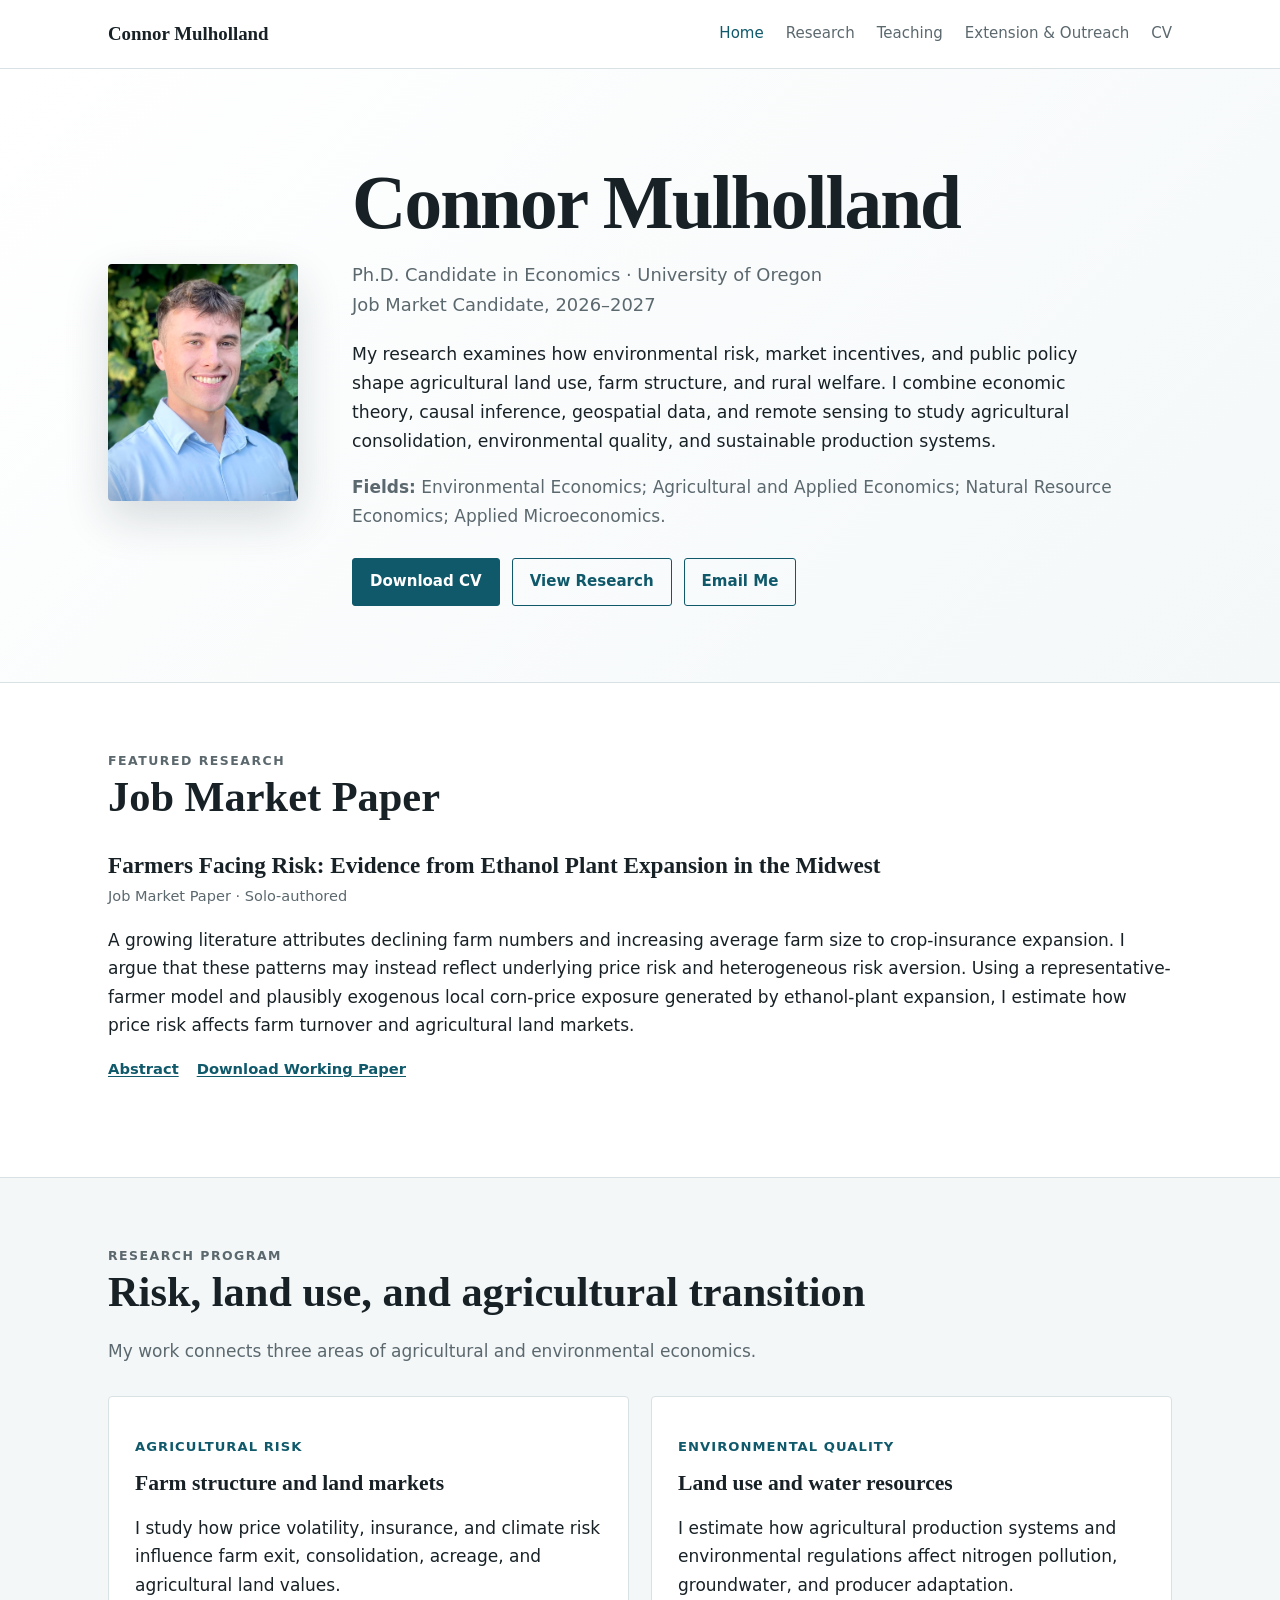
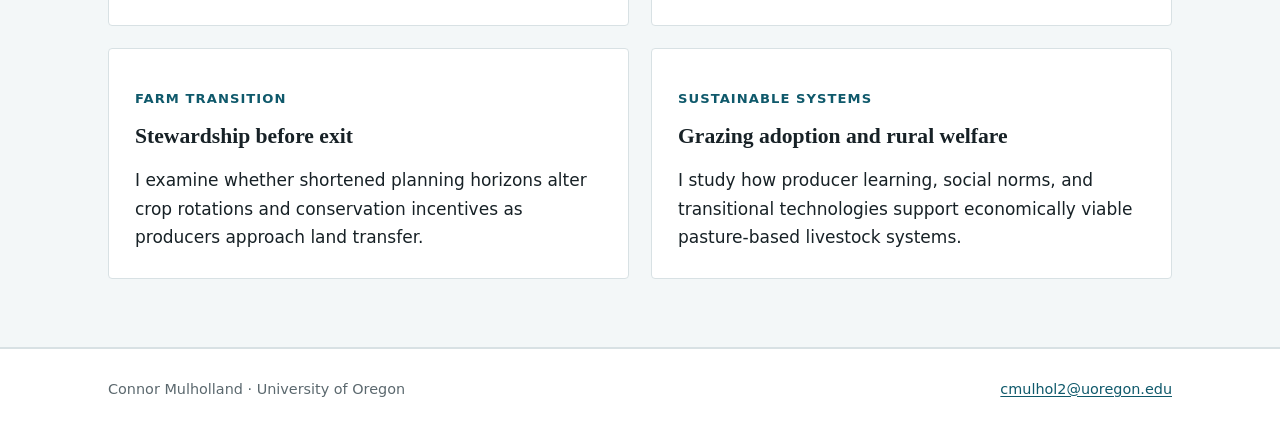
<file: index.html>
<!doctype html>
<html lang="en">
<head>
  <meta charset="utf-8">
  <meta name="viewport" content="width=device-width, initial-scale=1">
  <meta name="description" content="Connor Mulholland is an economics Ph.D. candidate at the University of Oregon specializing in agricultural and environmental economics.">
  <title>Connor Mulholland </title>
  <link rel="stylesheet" href="styles.css">
</head>
<body>
<header class="site-header">
  <nav class="nav" aria-label="Main navigation">
    <a class="brand" href="index.html">Connor Mulholland</a>
    <div class="nav-links">
      <a href="index.html" aria-current="page">Home</a>
      <a href="research.html">Research</a>
      <a href="teaching.html">Teaching</a>
      <a href="outreach.html">Extension & Outreach</a>
      <a href="cv.html">CV</a>
    </div>
  </nav>
</header>
<main>
  <section class="hero">
    <div class="container hero-grid">
      <div class="portrait-wrap"><img class="portrait" src="headshot1.jpg" alt="Connor Mulholland"></div>
      <div>
        <h1>Connor Mulholland</h1>
        <p class="position">Ph.D. Candidate in Economics · University of Oregon<br>Job Market Candidate, 2026–2027</p>
        <p class="summary">My research examines how environmental risk, market incentives, and public policy shape agricultural land use, farm structure, and rural welfare. I combine economic theory, causal inference, geospatial data, and remote sensing to study agricultural consolidation, environmental quality, and sustainable production systems.</p>
        <p class="fields"><strong>Fields:</strong> Environmental Economics; Agricultural and Applied Economics; Natural Resource Economics; Applied Microeconomics.</p>
        <div class="actions">
          <a class="button primary" href="Connor_Mulholland_CV.pdf">Download CV</a>
          <a class="button" href="research.html">View Research</a>
          <a class="button" href="mailto:cmulhol2@uoregon.edu">Email Me</a>
        </div>
      </div>
    </div>
  </section>

  <section class="section">
    <div class="container">
      <div class="section-heading">
        <p class="eyebrow">Featured Research</p>
        <h2>Job Market Paper</h2>
      </div>
      <article class="paper">
        <h3 class="paper-title">Farmers Facing Risk: Evidence from Ethanol Plant Expansion in the Midwest</h3>
        <p class="paper-status">Job Market Paper · Solo-authored</p>
        <p>A growing literature attributes declining farm numbers and increasing average farm size to crop-insurance expansion. I argue that these patterns may instead reflect underlying price risk and heterogeneous risk aversion. Using a representative-farmer model and plausibly exogenous local corn-price exposure generated by ethanol-plant expansion, I estimate how price risk affects farm turnover and agricultural land markets.</p>
        <div class="paper-links">
          <a href="research.html#farmers-facing-risk">Abstract</a>
          <a href="farmers-facing-risk.pdf" target="_blank" rel="noopener">Download Working Paper</a></div></article>
        </div>
      </article>
    </div>
  </section>

  <section class="section alt">
    <div class="container">
      <div class="section-heading">
        <p class="eyebrow">Research Program</p>
        <h2>Risk, land use, and agricultural transition</h2>
        <p>My work connects three areas of agricultural and environmental economics.</p>
      </div>
      <div class="grid-2">
        <div class="card"><p class="meta">Agricultural risk</p><h3>Farm structure and land markets</h3><p>I study how price volatility, insurance, and climate risk influence farm exit, consolidation, acreage, and agricultural land values.</p></div>
        <div class="card"><p class="meta">Environmental quality</p><h3>Land use and water resources</h3><p>I estimate how agricultural production systems and environmental regulations affect nitrogen pollution, groundwater, and producer adaptation.</p></div>
        <div class="card"><p class="meta">Farm transition</p><h3>Stewardship before exit</h3><p>I examine whether shortened planning horizons alter crop rotations and conservation incentives as producers approach land transfer.</p></div>
        <div class="card"><p class="meta">Sustainable systems</p><h3>Grazing adoption and rural welfare</h3><p>I study how producer learning, social norms, and transitional technologies support economically viable pasture-based livestock systems.</p></div>
      </div>
    </div>
  </section>
</main>
<footer class="site-footer"><div class="container footer-row"><span>Connor Mulholland · University of Oregon</span><span><a href="mailto:cmulhol2@uoregon.edu">cmulhol2@uoregon.edu</a></span></div></footer>
</body>
</html>
</file>
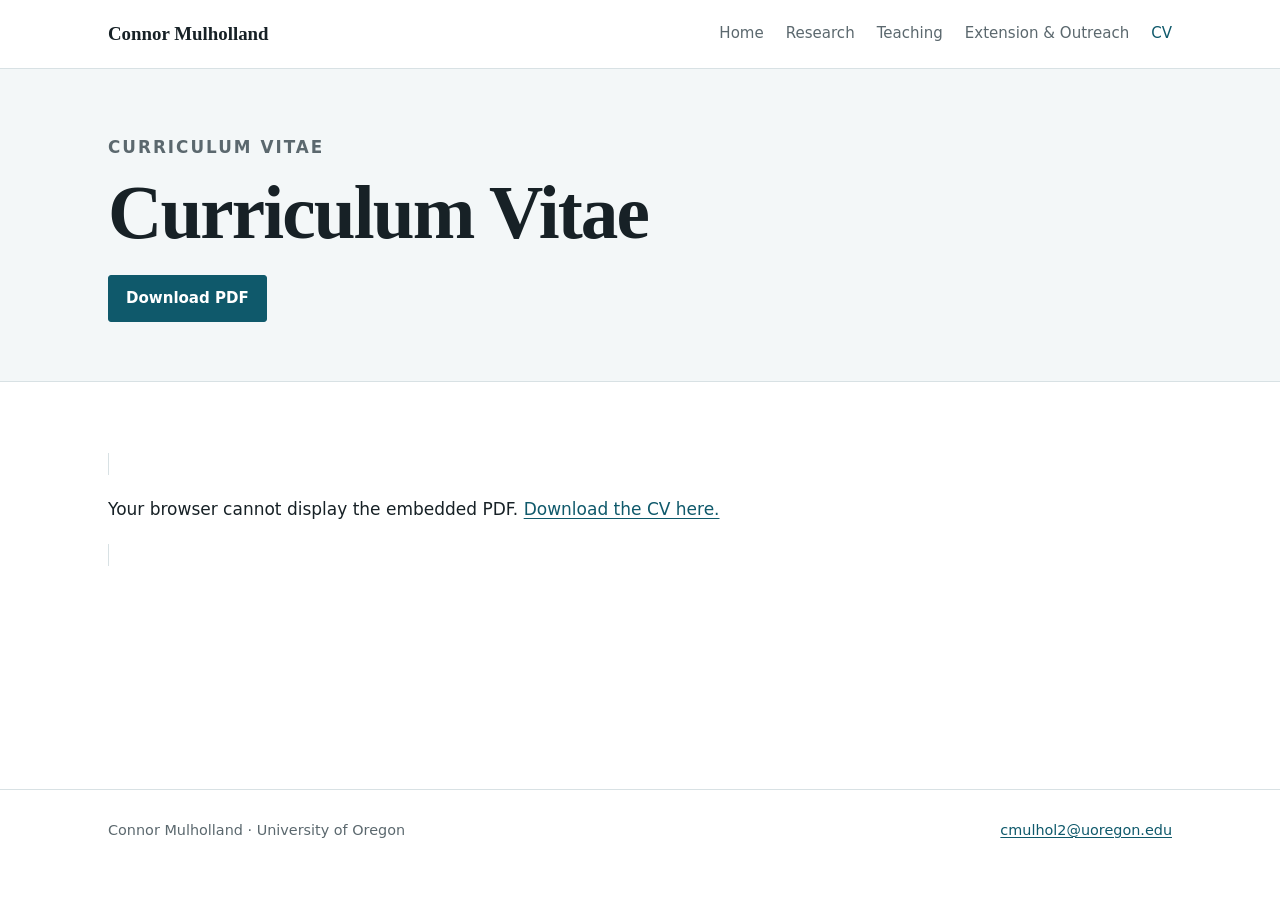
<file: cv.html>
<!doctype html><html lang="en"><head><meta charset="utf-8"><meta name="viewport" content="width=device-width,initial-scale=1"><meta name="description" content="Curriculum vitae of Connor Mulholland."><title>CV | Connor Mulholland</title><link rel="stylesheet" href="styles.css"></head><body>
<header class="site-header"><nav class="nav"><a class="brand" href="index.html">Connor Mulholland</a><div class="nav-links"><a href="index.html">Home</a><a href="research.html">Research</a><a href="teaching.html">Teaching</a><a href="outreach.html">Extension & Outreach</a><a href="cv.html" aria-current="page">CV</a></div></nav></header>
<main><section class="page-header"><div class="container"><p class="eyebrow">Curriculum Vitae</p><h1>Curriculum Vitae</h1><p><a class="button primary" href="Connor_Mulholland_CV.pdf">Download PDF</a></p></div></section><section class="section"><div class="container"><object class="pdf-frame" data="Connor_Mulholland_CV.pdf" type="application/pdf"><p>Your browser cannot display the embedded PDF. <a href="Connor_Mulholland_CV.pdf">Download the CV here.</a></p></object></div></section></main><footer class="site-footer"><div class="container footer-row"><span>Connor Mulholland · University of Oregon</span><span><a href="mailto:cmulhol2@uoregon.edu">cmulhol2@uoregon.edu</a></span></div></footer></body></html>
</file>
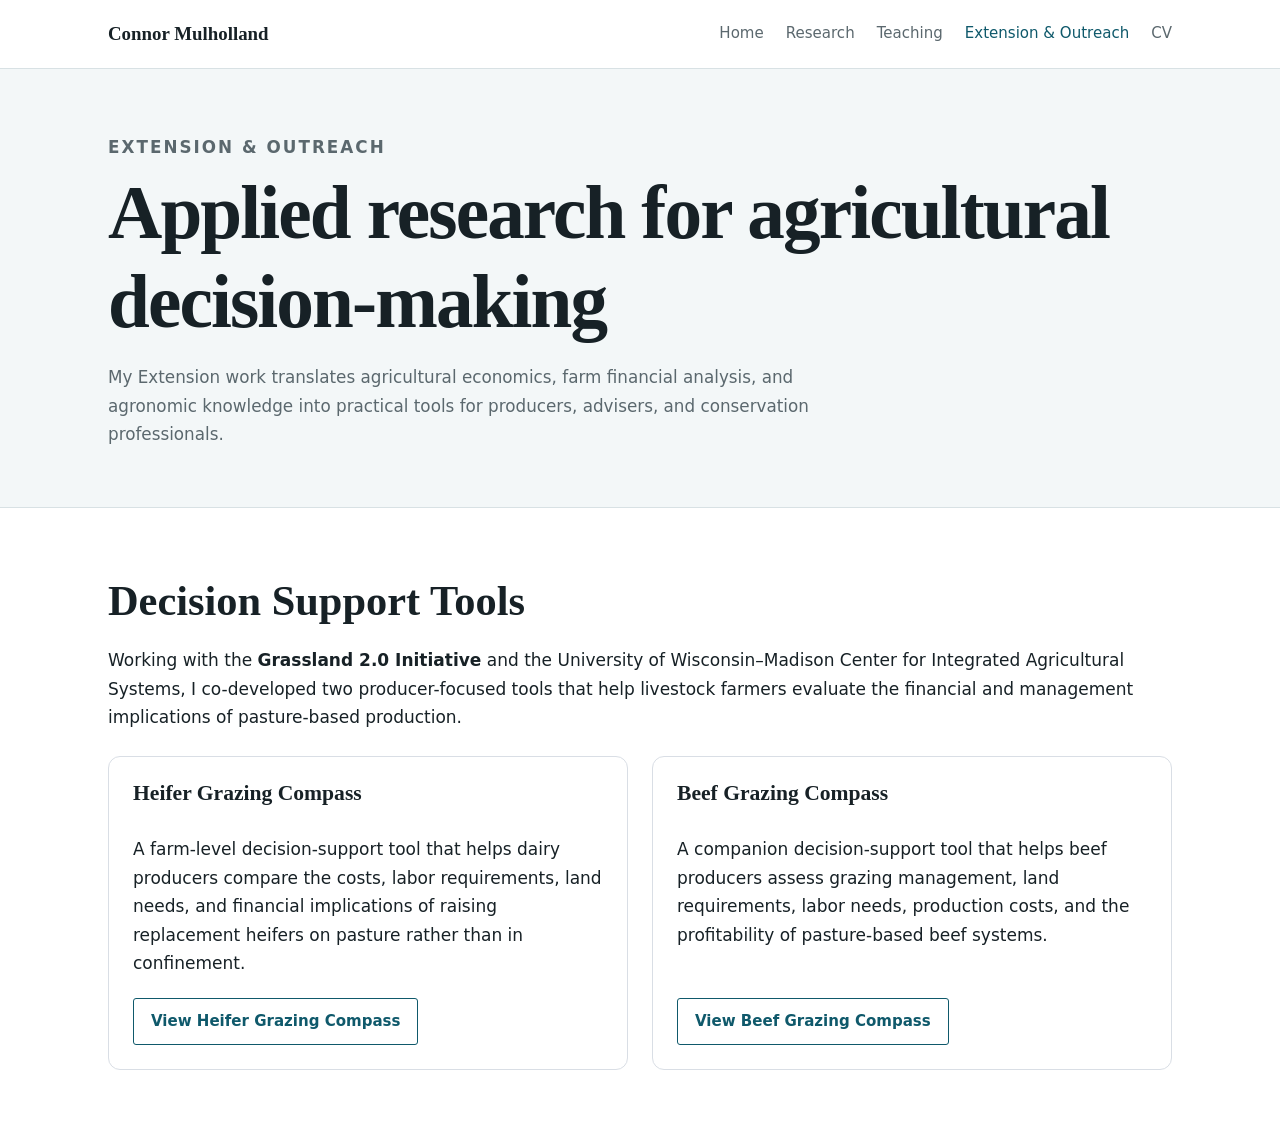
<file: outreach.html>
<!doctype html><html lang="en"><head><meta charset="utf-8"><meta name="viewport" content="width=device-width,initial-scale=1"><meta name="description" content="Extension and outreach work by Connor Mulholland."><title>Extension & Outreach | Connor Mulholland</title><link rel="stylesheet" href="styles.css"></head><body>
<header class="site-header"><nav class="nav"><a class="brand" href="index.html">Connor Mulholland</a><div class="nav-links"><a href="index.html">Home</a><a href="research.html">Research</a><a href="teaching.html">Teaching</a><a href="outreach.html" aria-current="page">Extension & Outreach</a><a href="cv.html">CV</a></div></nav></header>
<main><section class="page-header"><div class="container"><p class="eyebrow">Extension & Outreach</p><h1>Applied research for agricultural decision-making</h1><p>My Extension work translates agricultural economics, farm financial analysis, and agronomic knowledge into practical tools for producers, advisers, and conservation professionals.</p></div></section>
<section class="section">
  <div class="container">

    <h2>Decision Support Tools</h2>

    <p>
      Working with the <strong>Grassland 2.0 Initiative</strong> and the
      University of Wisconsin–Madison Center for Integrated Agricultural
      Systems, I co-developed two producer-focused tools that help livestock
      farmers evaluate the financial and management implications of
      pasture-based production.
    </p>

    <div class="tool-grid">

      <article class="tool-card">
        <h3>Heifer Grazing Compass</h3>

        <p>
          A farm-level decision-support tool that helps dairy producers compare
          the costs, labor requirements, land needs, and financial implications
          of raising replacement heifers on pasture rather than in confinement.
        </p>

        <a class="button"
           href="https://cias.wisc.edu/farming-systems/farm-viability/heifer-grazing-compass/"
           target="_blank"
           rel="noopener noreferrer">
          View Heifer Grazing Compass
        </a>
      </article>

      <article class="tool-card">
        <h3>Beef Grazing Compass</h3>

        <p>
          A companion decision-support tool that helps beef producers assess
          grazing management, land requirements, labor needs, production costs,
          and the profitability of pasture-based beef systems.
        </p>

        <a class="button"
           href="https://cias.wisc.edu/farming-systems/farm-viability/the-beef-grazing-compass/"
           target="_blank"
           rel="noopener noreferrer">
          View Beef Grazing Compass
        </a>
      </article>

    </div>
  </div>
</section>
</file>
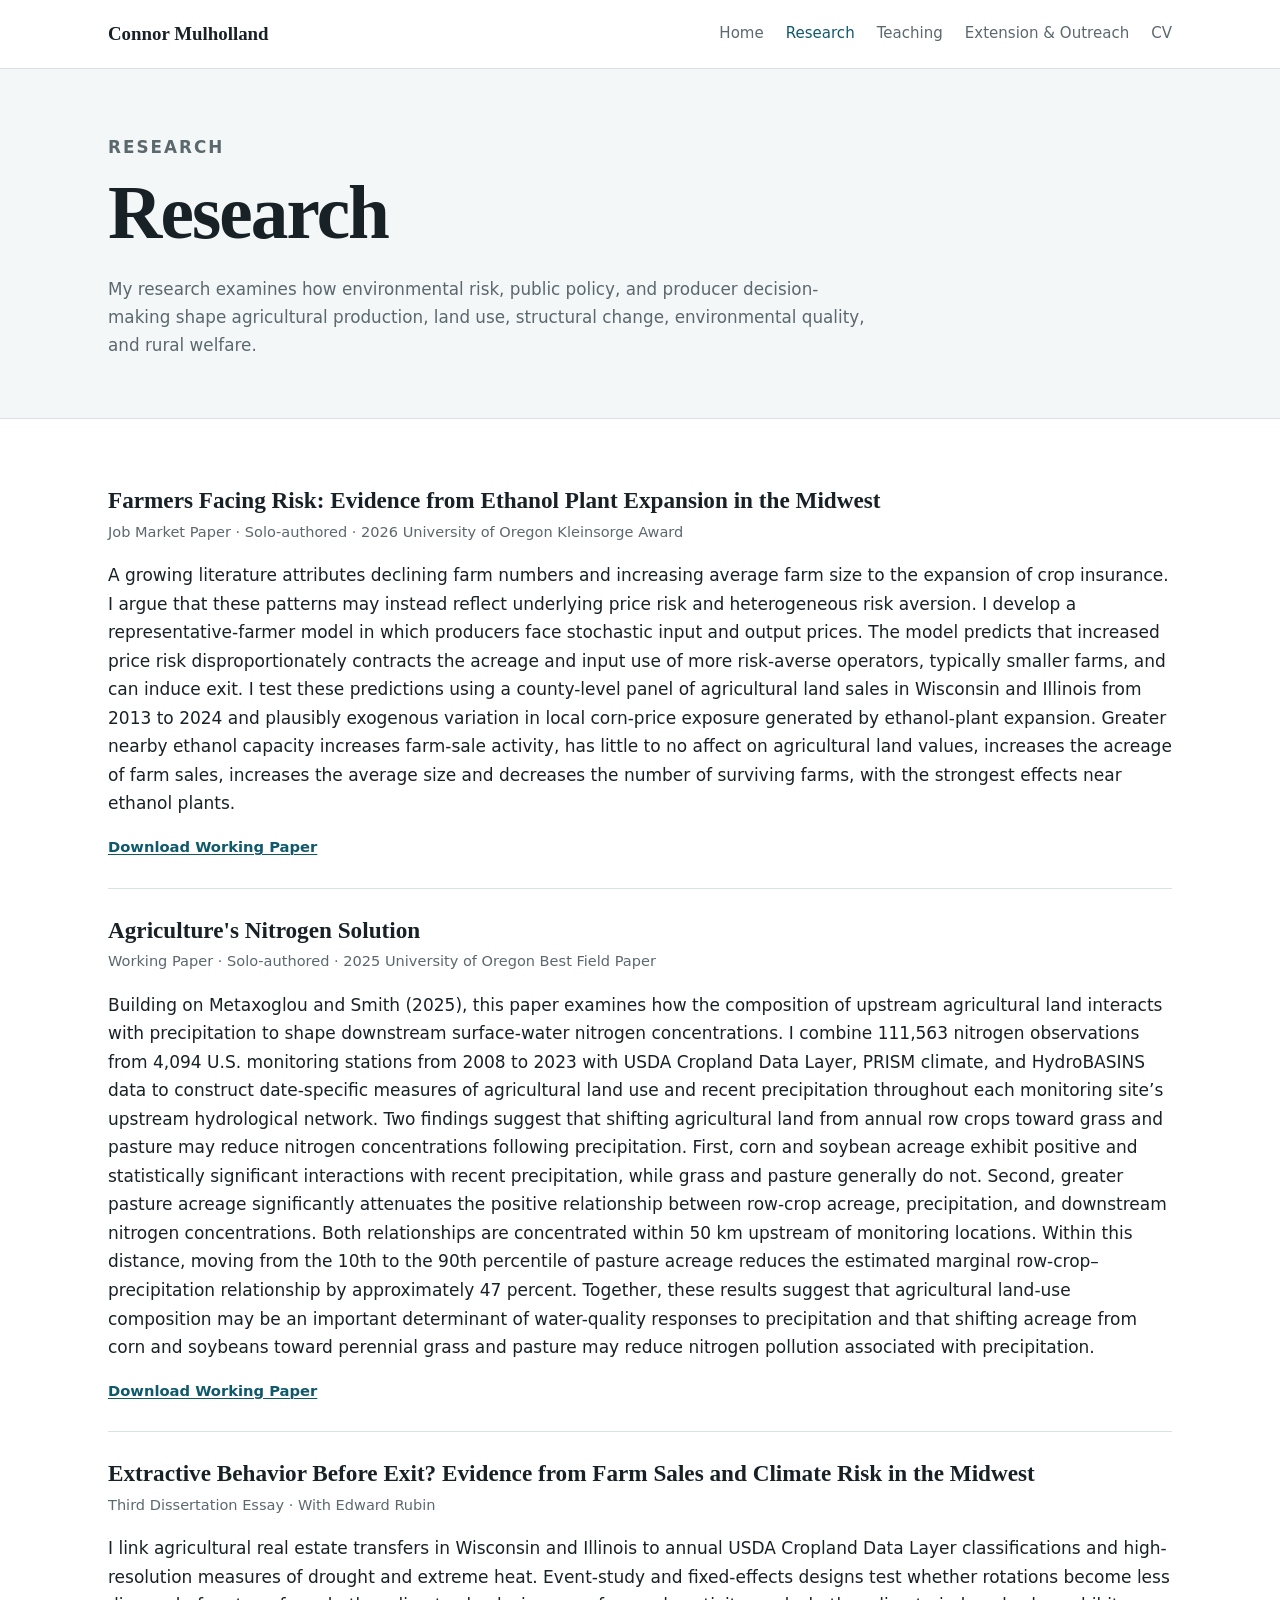
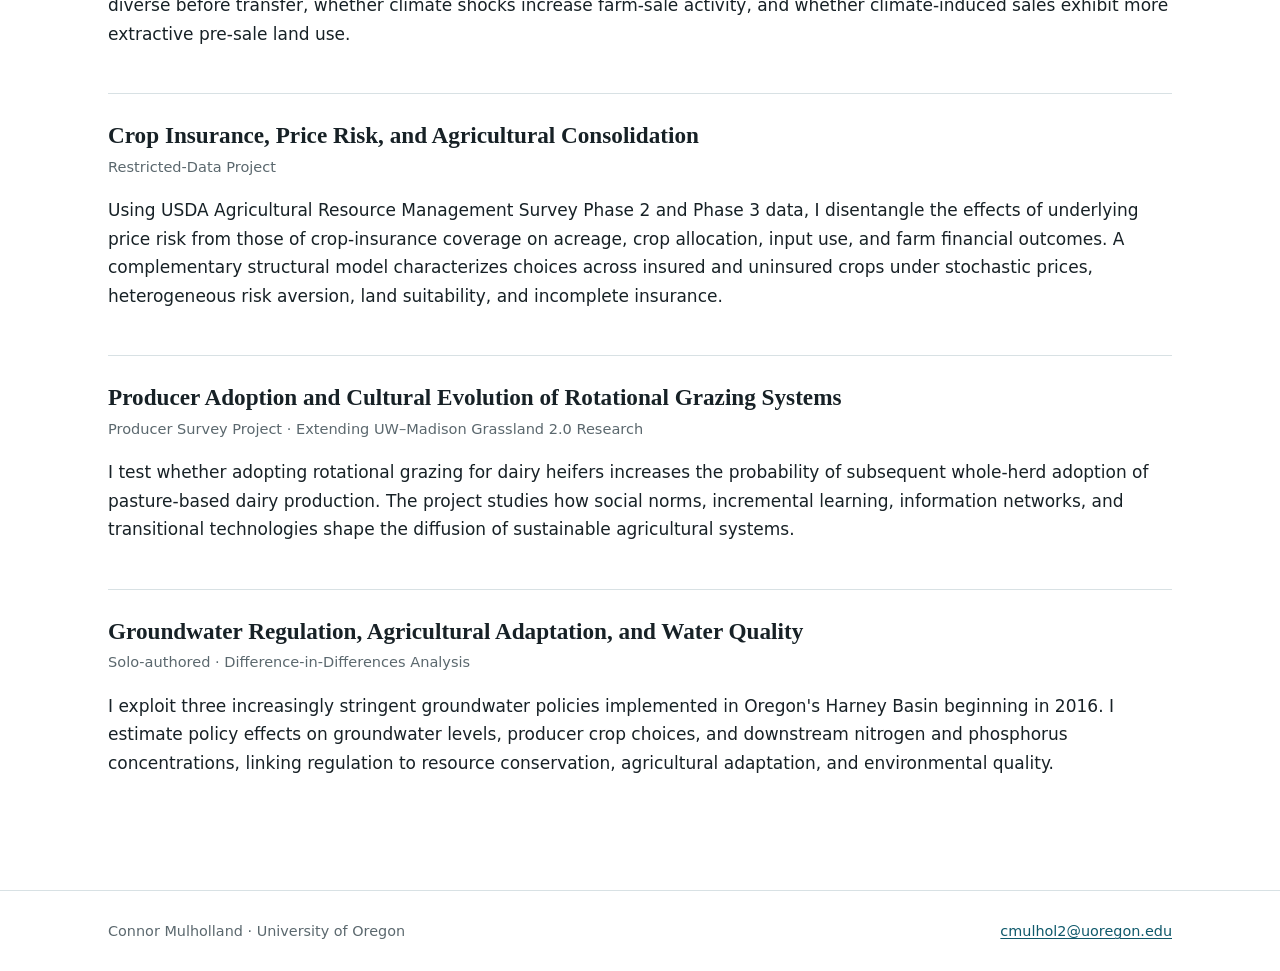
<file: research.html>
<!doctype html><html lang="en"><head><meta charset="utf-8"><meta name="viewport" content="width=device-width,initial-scale=1"><meta name="description" content="Research by Connor Mulholland in agricultural and environmental economics."><title>Research | Connor Mulholland</title><link rel="stylesheet" href="styles.css"></head><body>
<header class="site-header"><nav class="nav"><a class="brand" href="index.html">Connor Mulholland</a><div class="nav-links"><a href="index.html">Home</a><a href="research.html" aria-current="page">Research</a><a href="teaching.html">Teaching</a><a href="outreach.html">Extension & Outreach</a><a href="cv.html">CV</a></div></nav></header>
<main><section class="page-header"><div class="container"><p class="eyebrow">Research</p><h1>Research</h1><p>My research examines how environmental risk, public policy, and producer decision-making shape agricultural production, land use, structural change, environmental quality, and rural welfare.</p></div></section>
<section class="section"><div class="container">
<article class="paper" id="farmers-facing-risk"><h2 class="paper-title">Farmers Facing Risk: Evidence from Ethanol Plant Expansion in the Midwest</h2><p class="paper-status">Job Market Paper · Solo-authored · 2026 University of Oregon Kleinsorge Award</p><p>A growing literature attributes declining farm numbers and increasing average farm size to the expansion of crop insurance. I argue that these patterns may instead reflect underlying price risk and heterogeneous risk aversion. I develop a representative-farmer model in which producers face stochastic input and output prices. The model predicts that increased price risk disproportionately contracts the acreage and input use of more risk-averse operators, typically smaller farms, and can induce exit. I test these predictions using a county-level panel of agricultural land sales in Wisconsin and Illinois from 2013 to 2024 and plausibly exogenous variation in local corn-price exposure generated by ethanol-plant expansion. Greater nearby ethanol capacity increases farm-sale activity, has little to no affect on agricultural land values, increases the acreage of farm sales, increases the average size and decreases the number of surviving farms, with the strongest effects near ethanol plants.</p><div class="paper-links"><a href="farmers-facing-risk.pdf" target="_blank" rel="noopener">Download Working Paper</a></div></article>
<article class="paper"><h2 class="paper-title">Agriculture's Nitrogen Solution</h2><p class="paper-status">Working Paper · Solo-authored · 2025 University of Oregon Best Field Paper</p><p>Building on Metaxoglou and Smith (2025), this paper examines how the composition of upstream agricultural land interacts with precipitation to shape downstream surface-water nitrogen concentrations. I combine 111,563 nitrogen observations from 4,094 U.S. monitoring stations from 2008 to 2023 with USDA Cropland Data Layer, PRISM climate, and HydroBASINS data to construct date-specific measures of agricultural land use and recent precipitation throughout each monitoring site’s upstream hydrological network. Two findings suggest that shifting agricultural land from annual row crops toward grass and pasture may reduce nitrogen concentrations following precipitation. First, corn and soybean acreage exhibit positive and statistically significant interactions with recent precipitation, while grass and pasture generally do not. Second, greater pasture acreage significantly attenuates the positive relationship between row-crop acreage, precipitation, and downstream nitrogen concentrations. Both relationships are concentrated within 50 km upstream of monitoring locations. Within this distance, moving from the 10th to the 90th percentile of pasture acreage reduces the estimated marginal row-crop–precipitation relationship by approximately 47 percent. Together, these results suggest that agricultural land-use composition may be an important determinant of water-quality responses to precipitation and that shifting acreage from corn and soybeans toward perennial grass and pasture may reduce nitrogen pollution associated with precipitation.</p><div class="paper-links"><a href="Agricultures_Nitrogen_Solution.pdf" target="_blank" rel="noopener">Download Working Paper</a></div></article>
<article class="paper"><h2 class="paper-title">Extractive Behavior Before Exit? Evidence from Farm Sales and Climate Risk in the Midwest</h2><p class="paper-status">Third Dissertation Essay · With Edward Rubin</p><p>I link agricultural real estate transfers in Wisconsin and Illinois to annual USDA Cropland Data Layer classifications and high-resolution measures of drought and extreme heat. Event-study and fixed-effects designs test whether rotations become less diverse before transfer, whether climate shocks increase farm-sale activity, and whether climate-induced sales exhibit more extractive pre-sale land use.</p></article>
<article class="paper"><h2 class="paper-title">Crop Insurance, Price Risk, and Agricultural Consolidation</h2><p class="paper-status">Restricted-Data Project</p><p>Using USDA Agricultural Resource Management Survey Phase 2 and Phase 3 data, I disentangle the effects of underlying price risk from those of crop-insurance coverage on acreage, crop allocation, input use, and farm financial outcomes. A complementary structural model characterizes choices across insured and uninsured crops under stochastic prices, heterogeneous risk aversion, land suitability, and incomplete insurance.</p></article>
<article class="paper"><h2 class="paper-title">Producer Adoption and Cultural Evolution of Rotational Grazing Systems</h2><p class="paper-status">Producer Survey Project · Extending UW–Madison Grassland 2.0 Research</p><p>I test whether adopting rotational grazing for dairy heifers increases the probability of subsequent whole-herd adoption of pasture-based dairy production. The project studies how social norms, incremental learning, information networks, and transitional technologies shape the diffusion of sustainable agricultural systems.</p></article>
<article class="paper"><h2 class="paper-title">Groundwater Regulation, Agricultural Adaptation, and Water Quality</h2><p class="paper-status">Solo-authored · Difference-in-Differences Analysis</p><p>I exploit three increasingly stringent groundwater policies implemented in Oregon's Harney Basin beginning in 2016. I estimate policy effects on groundwater levels, producer crop choices, and downstream nitrogen and phosphorus concentrations, linking regulation to resource conservation, agricultural adaptation, and environmental quality.</p></article>
</div></section></main><footer class="site-footer"><div class="container footer-row"><span>Connor Mulholland · University of Oregon</span><span><a href="mailto:cmulhol2@uoregon.edu">cmulhol2@uoregon.edu</a></span></div></footer></body></html>
</file>
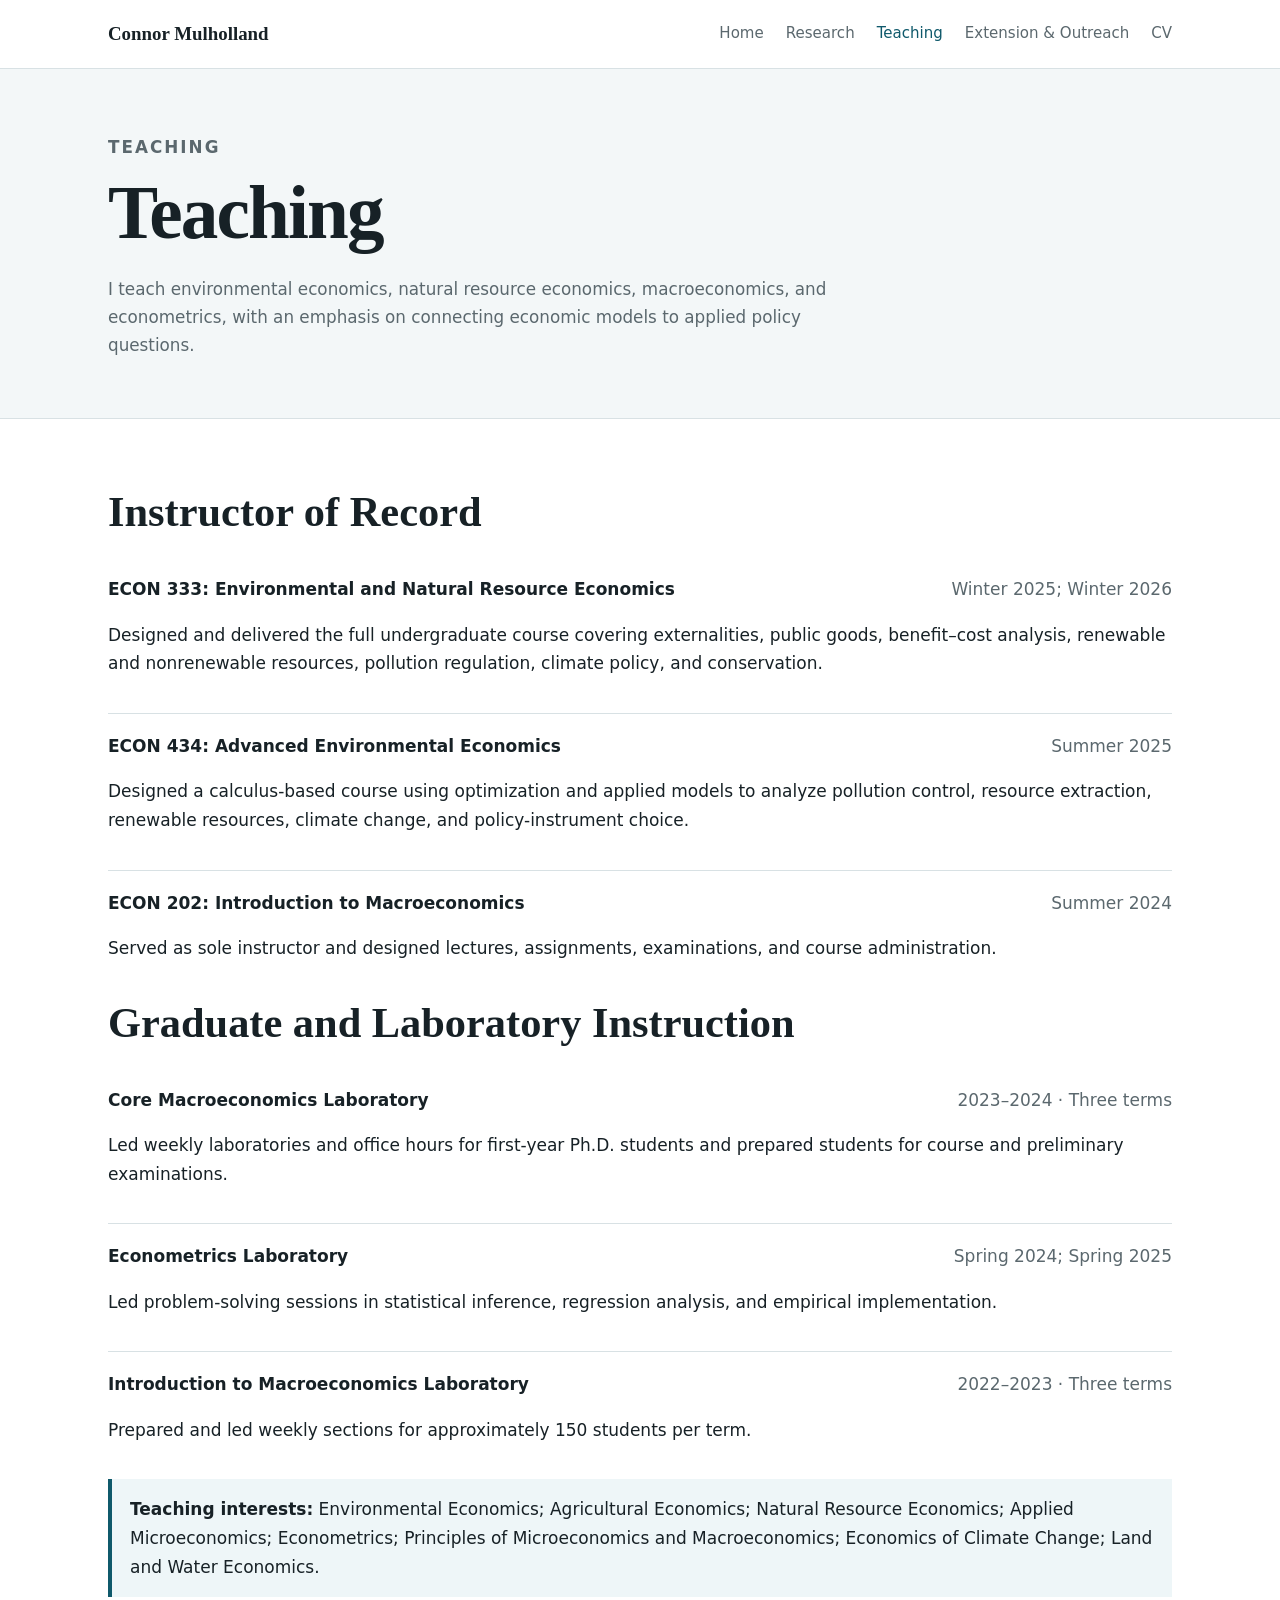
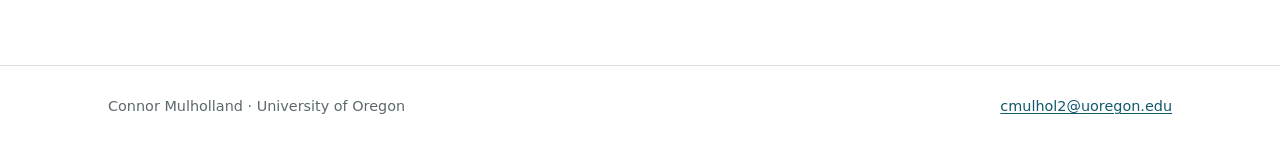
<file: teaching.html>
<!doctype html><html lang="en"><head><meta charset="utf-8"><meta name="viewport" content="width=device-width,initial-scale=1"><meta name="description" content="Teaching experience of Connor Mulholland."><title>Teaching | Connor Mulholland</title><link rel="stylesheet" href="styles.css"></head><body>
<header class="site-header"><nav class="nav"><a class="brand" href="index.html">Connor Mulholland</a><div class="nav-links"><a href="index.html">Home</a><a href="research.html">Research</a><a href="teaching.html" aria-current="page">Teaching</a><a href="outreach.html">Extension & Outreach</a><a href="cv.html">CV</a></div></nav></header>
<main><section class="page-header"><div class="container"><p class="eyebrow">Teaching</p><h1>Teaching</h1><p>I teach environmental economics, natural resource economics, macroeconomics, and econometrics, with an emphasis on connecting economic models to applied policy questions.</p></div></section>
<section class="section"><div class="container"><h2>Instructor of Record</h2><ul class="list-clean">
<li><div class="course-title"><span>ECON 333: Environmental and Natural Resource Economics</span><span>Winter 2025; Winter 2026</span></div><p>Designed and delivered the full undergraduate course covering externalities, public goods, benefit–cost analysis, renewable and nonrenewable resources, pollution regulation, climate policy, and conservation.</p></li>
<li><div class="course-title"><span>ECON 434: Advanced Environmental Economics</span><span>Summer 2025</span></div><p>Designed a calculus-based course using optimization and applied models to analyze pollution control, resource extraction, renewable resources, climate change, and policy-instrument choice.</p></li>
<li><div class="course-title"><span>ECON 202: Introduction to Macroeconomics</span><span>Summer 2024</span></div><p>Served as sole instructor and designed lectures, assignments, examinations, and course administration.</p></li>
</ul><h2>Graduate and Laboratory Instruction</h2><ul class="list-clean">
<li><div class="course-title"><span>Core Macroeconomics Laboratory</span><span>2023–2024 · Three terms</span></div><p>Led weekly laboratories and office hours for first-year Ph.D. students and prepared students for course and preliminary examinations.</p></li>
<li><div class="course-title"><span>Econometrics Laboratory</span><span>Spring 2024; Spring 2025</span></div><p>Led problem-solving sessions in statistical inference, regression analysis, and empirical implementation.</p></li>
<li><div class="course-title"><span>Introduction to Macroeconomics Laboratory</span><span>2022–2023 · Three terms</span></div><p>Prepared and led weekly sections for approximately 150 students per term.</p></li>
</ul><div class="notice"><strong>Teaching interests:</strong> Environmental Economics; Agricultural Economics; Natural Resource Economics; Applied Microeconomics; Econometrics; Principles of Microeconomics and Macroeconomics; Economics of Climate Change; Land and Water Economics.</div></div></section></main><footer class="site-footer"><div class="container footer-row"><span>Connor Mulholland · University of Oregon</span><span><a href="mailto:cmulhol2@uoregon.edu">cmulhol2@uoregon.edu</a></span></div></footer></body></html>
</file>
<file: styles.css>
:root {
  --ink: #172126;
  --muted: #5b686e;
  --accent: #0f596b;
  --accent-dark: #0a3d49;
  --paper: #ffffff;
  --wash: #f3f7f8;
  --line: #d8e1e4;
  --max: 1120px;
  --serif: Georgia, "Times New Roman", serif;
  --sans: Inter, ui-sans-serif, system-ui, -apple-system, BlinkMacSystemFont, "Segoe UI", sans-serif;
}

* { box-sizing: border-box; }
html { scroll-behavior: smooth; }
body {
  margin: 0;
  color: var(--ink);
  background: var(--paper);
  font-family: var(--sans);
  font-size: 17px;
  line-height: 1.68;
  text-rendering: optimizeLegibility;
}
a { color: var(--accent); text-decoration-thickness: .08em; text-underline-offset: .16em; }
a:hover { color: var(--accent-dark); }
img { max-width: 100%; }

.site-header {
  position: sticky;
  top: 0;
  z-index: 10;
  background: rgba(255,255,255,.95);
  backdrop-filter: blur(10px);
  border-bottom: 1px solid var(--line);
}
.nav {
  max-width: var(--max);
  margin: 0 auto;
  min-height: 68px;
  padding: 0 28px;
  display: flex;
  align-items: center;
  justify-content: space-between;
  gap: 24px;
}
.brand {
  font-family: var(--serif);
  font-weight: 700;
  font-size: 1.18rem;
  color: var(--ink);
  text-decoration: none;
}
.nav-links { display: flex; align-items: center; gap: 22px; flex-wrap: wrap; }
.nav-links a { color: var(--muted); text-decoration: none; font-size: .94rem; }
.nav-links a:hover, .nav-links a[aria-current="page"] { color: var(--accent); }

main { min-height: calc(100vh - 180px); }
.container { max-width: var(--max); margin: 0 auto; padding: 0 28px; }
.hero {
  padding: 90px 0 76px;
  background: linear-gradient(135deg, #ffffff 0%, #f4f8f9 100%);
  border-bottom: 1px solid var(--line);
}
.hero-grid {
  display: grid;
  grid-template-columns: 190px minmax(0, 1fr);
  gap: 54px;
  align-items: center;
}
.portrait-wrap {
  width: 190px;
  aspect-ratio: 4/5;
  overflow: hidden;
  border-radius: 4px;
  box-shadow: 0 18px 45px rgba(20,45,54,.16);
  background: var(--wash);
}
.portrait {
  width: 100%;
  height: 100%;
  display: block;
  object-fit: cover;
  object-position: center 38%;
}
.eyebrow {
  margin: 0 0 8px;
  color: var(--accent);
  font-weight: 700;
  letter-spacing: .12em;
  text-transform: uppercase;
  font-size: .78rem;
}
h1, h2, h3 { font-family: var(--serif); line-height: 1.18; }
h1 { margin: 0 0 12px; font-size: clamp(2.7rem, 6vw, 4.7rem); letter-spacing: -.025em; }
h2 { margin: 0 0 20px; font-size: clamp(1.9rem, 4vw, 2.65rem); }
h3 { margin: 0 0 10px; font-size: 1.35rem; }
.position { margin: 0 0 20px; color: var(--muted); font-size: 1.12rem; }
.summary { max-width: 760px; font-size: 1.08rem; }
.fields { color: var(--muted); }
.actions { display: flex; gap: 12px; flex-wrap: wrap; margin-top: 28px; }
.button {
  display: inline-flex;
  align-items: center;
  justify-content: center;
  min-height: 44px;
  padding: 10px 17px;
  border: 1px solid var(--accent);
  border-radius: 3px;
  color: var(--accent);
  text-decoration: none;
  font-weight: 700;
  font-size: .94rem;
}
.button.primary { background: var(--accent); color: white; }
.button:hover { transform: translateY(-1px); }

.section { padding: 68px 0; }
.section.alt { background: var(--wash); border-top: 1px solid var(--line); border-bottom: 1px solid var(--line); }
.section-heading { max-width: 780px; margin-bottom: 30px; }
.section-heading p { color: var(--muted); margin-bottom: 0; }
.grid-2 { display: grid; grid-template-columns: repeat(2, minmax(0, 1fr)); gap: 22px; }
.card {
  background: white;
  border: 1px solid var(--line);
  padding: 26px;
  border-radius: 4px;
}
.card p:last-child { margin-bottom: 0; }
.meta { color: var(--accent); font-weight: 700; font-size: .82rem; text-transform: uppercase; letter-spacing: .08em; }
.paper { padding: 28px 0; border-top: 1px solid var(--line); }
.paper:first-of-type { border-top: 0; padding-top: 0; }
.paper-title { font-size: 1.45rem; margin-bottom: 5px; }
.paper-status { color: var(--muted); font-size: .91rem; margin: 0 0 12px; }
.paper-links { display: flex; gap: 18px; flex-wrap: wrap; font-weight: 700; font-size: .92rem; }
.page-header { padding: 64px 0 42px; border-bottom: 1px solid var(--line); background: var(--wash); }
.page-header p { max-width: 760px; color: var(--muted); font-size: 1.05rem; }
.list-clean { padding: 0; margin: 0; list-style: none; }
.list-clean li { padding: 18px 0; border-top: 1px solid var(--line); }
.list-clean li:first-child { border-top: 0; }
.course-title { display: flex; justify-content: space-between; gap: 24px; font-weight: 700; }
.course-title span:last-child { color: var(--muted); font-weight: 500; text-align: right; }
.pdf-frame { width: 100%; height: 78vh; border: 1px solid var(--line); background: white; }
.notice { padding: 16px 18px; background: #eef6f8; border-left: 4px solid var(--accent); }

.site-footer { border-top: 1px solid var(--line); padding: 28px 0; color: var(--muted); font-size: .9rem; }
.footer-row { display: flex; justify-content: space-between; gap: 24px; flex-wrap: wrap; }

@media (max-width: 760px) {
  .nav { min-height: auto; padding-top: 16px; padding-bottom: 16px; align-items: flex-start; flex-direction: column; }
  .nav-links { gap: 14px 18px; }
  .hero { padding: 58px 0; }
  .hero-grid { grid-template-columns: 1fr; gap: 30px; }
  .portrait-wrap { width: 150px; }
  .grid-2 { grid-template-columns: 1fr; }
  .course-title { flex-direction: column; gap: 2px; }
  .course-title span:last-child { text-align: left; }
}
.tool-grid {
  display: grid;
  grid-template-columns: repeat(2, minmax(0, 1fr));
  gap: 1.5rem;
  margin-top: 1.5rem;
}

.tool-card {
  display: flex;
  flex-direction: column;
  padding: 1.5rem;
  border: 1px solid #d9dee5;
  border-radius: 12px;
  background: #ffffff;
}

.tool-card h3 {
  margin-top: 0;
  margin-bottom: 0.75rem;
}

.tool-card p {
  flex-grow: 1;
  margin-bottom: 1.25rem;
}

.tool-card .button {
  align-self: flex-start;
  text-decoration: none;
}

@media (max-width: 700px) {
  .tool-grid {
    grid-template-columns: 1fr;
  }
}
</file>
